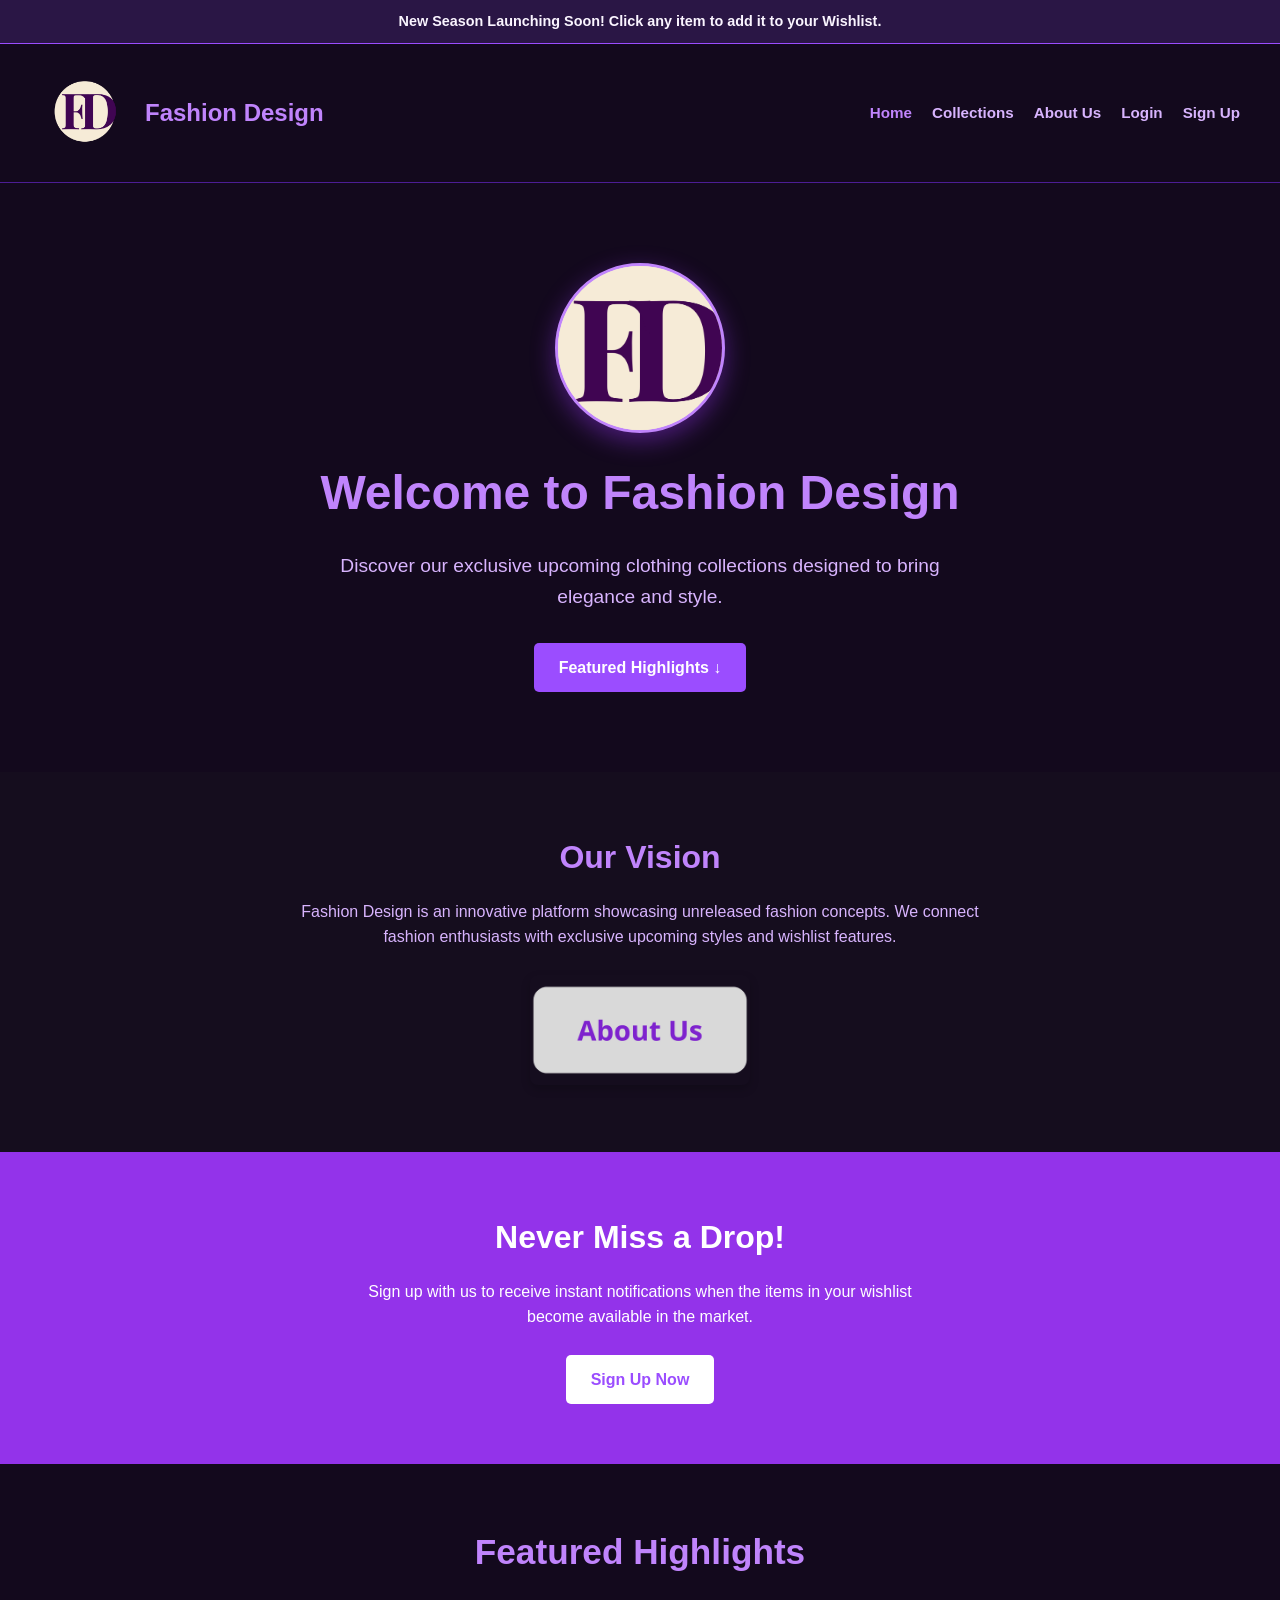
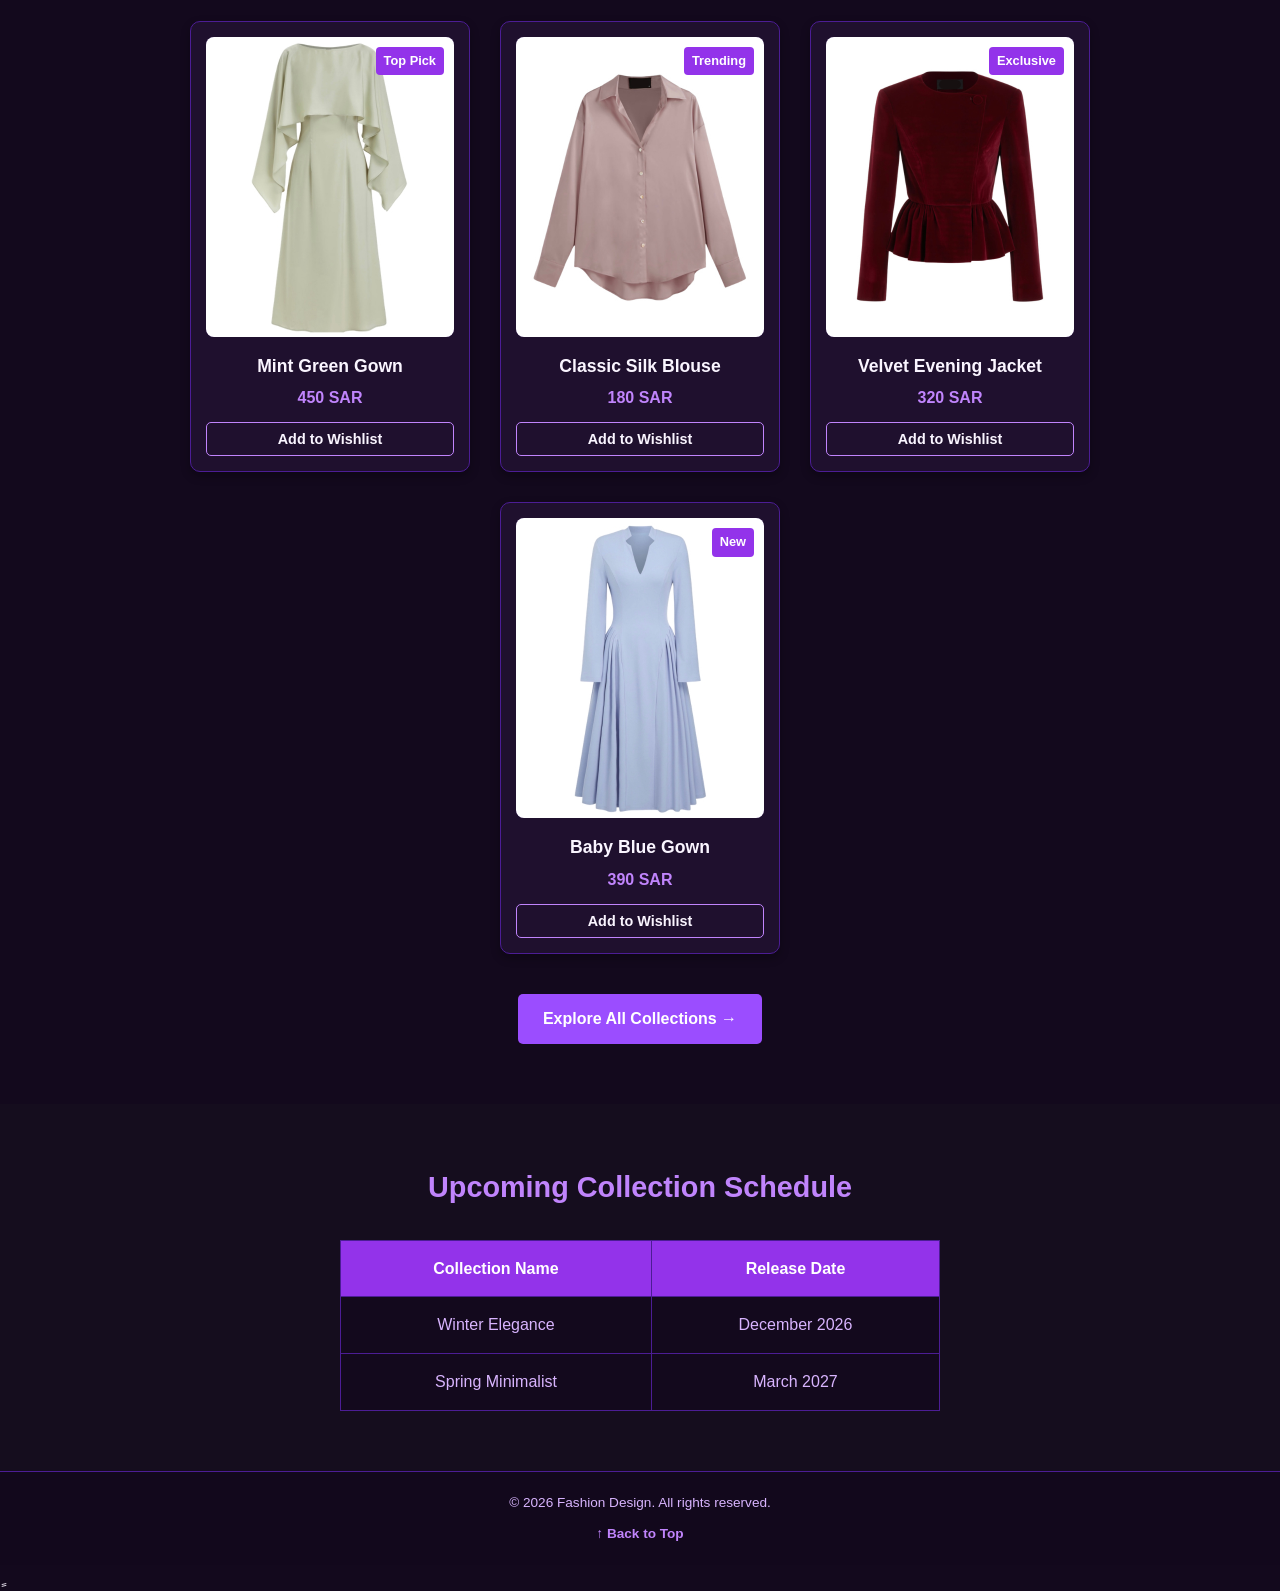
<file: index.html>
<!DOCTYPE html>
<html lang="en">
<head>
    <meta charset="UTF-8">
    <meta name="viewport" content="width=device-width, initial-scale=1.0">
    <title>Fashion Design</title>
    <!-- Link to the external CSS file located in the css folder -->
    <link rel="stylesheet" href="css/style.css">

    <style>
     /* Embedded CSS for smooth scrolling and back-to-top link */
     html {
         scroll-behavior: smooth;
     }
     .back-to-top {
         display: inline-block;
         margin-top: 10px;
         color: var(--light-purple);
         text-decoration: none;
         font-weight: bold;
     }
 </style>
</head>
<body id="top">

    <!-- Top Announcement Bar -->
    <div class="announcement-bar">
        <p>New Season Launching Soon!</p>
    </div>

    <!-- Main Header and Navigation -->
    <header>
        <div class="logo-container">
            <!-- Logo linked to the homepage (Requirement applied) -->
            <a href="index.html">
                <img src="FD-Logo.png" alt="FD Logo" class="logo">
            </a>
            <span class="brand-name">Fashion Design</span>
        </div>
        <nav>
            <!-- Main Navigation Links -->
            <ul class="nav-links">
                <li><a href="index.html" class="active">Home</a></li>
                <li><a href="collection.html">Collections</a></li>
                <!-- About Us structured as a navigation link -->
                <li><a href="AboutUs.html">About Us</a></li>
                <li><a href="login.html">Login</a></li>
                <li><a href="signup.html">Sign Up</a></li>
            </ul>
        </nav>
    </header>

    <!-- Main Content Area -->
    <main>
        <!-- Hero Section: Welcomes users to the site -->
        <section class="hero">
            <div class="hero-logo-wrapper">
                <img src="FD-Logo.png" alt="Fashion Design Large Logo" class="hero-logo">
            </div>
            <h1>Welcome to Fashion Design</h1>
            <p>Discover our exclusive upcoming clothing collections designed to bring elegance and style.</p>
            <!-- Link to scroll down to featured highlights -->
            <a href="#highlights" class="btn">Featured Highlights &darr;</a>
        </section>

        <!-- Vision Section: Describes the platform's goal -->
        <section class="vision">
            <h2>Our Vision</h2>
            <p>Fashion Design is an innovative platform showcasing unreleased fashion concepts. We connect fashion enthusiasts with exclusive upcoming styles and wishlist features.</p>
            
            <!-- Image acting as a button linking to the About Us page -->
            <a href="AboutUs.html" class="about-img-link">
                <!-- Ensure AboutUsPage.png is in the same folder as index.html -->
                <img src="AboutUsPage.png" alt="Go to About Us Page" class="about-btn-img">
            </a>
        </section>
        <!-- Newsletter Section: Call to action for sign ups -->
        <section class="newsletter">
            <h2>Never Miss a Drop!</h2>
            <p>Sign up with us to receive instant notifications when the items in your wishlist become available in the market.</p>
            <a href="signup.html" class="btn-white">Sign Up Now</a>
        </section>

        <!-- Featured Highlights Section: Displays top products (Jood's Section) -->
        <section id="highlights" class="featured-highlights">
            <h2>Featured Highlights</h2>
            <div class="product-grid">
                
                <!-- Product Item 1 -->
                <div class="jood-product-card">
                    <div class="image-container">
                        <span class="badge">Top Pick</span>
                        <!-- Primary image displayed by default -->
                        <img src="images/1.jpg" alt="Mint Green Gown" class="primary-img">
                        <!-- Secondary image displayed on hover -->
                        <img src="images/1-b.jpg" alt="Mint Green Gown Detail" class="secondary-img">
                    </div>
                    <div class="product-info">
                        <h3>Mint Green Gown</h3>
                        <p class="price">450 SAR</p>
                        <button class="wishlist-btn">Add to Wishlist</button>
                    
                    </div>
                </div>

                <!-- Product Item 2 -->
                <div class="jood-product-card">
                    <div class="image-container">
                        <span class="badge">Trending</span>
                        <img src="images/2.jpg" alt="Classic Silk Blouse" class="primary-img">
                        <img src="images/2-b.jpg" alt="Classic Silk Blouse Detail" class="secondary-img">
                    </div>
                    <div class="product-info">
                        <h3>Classic Silk Blouse</h3>
                        <p class="price">180 SAR</p>
                        <button class="wishlist-btn">Add to Wishlist</button>
                    
                    </div>
                </div>

                <!-- Product Item 3 -->
                <div class="jood-product-card">
                    <div class="image-container">
                        <span class="badge">Exclusive</span>
                        <img src="images/3.jpg" alt="Velvet Evening Jacket" class="primary-img">
                        <img src="images/3-b.jpg" alt="Velvet Evening Jacket Detail" class="secondary-img">
                    </div>
                    <div class="product-info">
                        <h3>Velvet Evening Jacket</h3>
                        <p class="price">320 SAR</p>
                        <button class="wishlist-btn">Add to Wishlist</button>
                    
                    </div>
                </div>

                <!-- Product Item 4 -->
                <div class="jood-product-card">
                    <div class="image-container">
                        <span class="badge">New</span>
                        <img src="images/4.jpg" alt="Baby Blue Gown" class="primary-img">
                        <img src="images/4-b.jpg" alt="Baby Blue Gown Detail" class="secondary-img">
                    </div>
                    <div class="product-info">
                        <h3>Baby Blue Gown</h3>
                        <p class="price">390 SAR</p>
                        <button class="wishlist-btn">Add to Wishlist</button>
                    
                    </div>
                </div>

            </div>
            
            <!-- Link to view all collections in a separate page -->
            <div class="explore-more">
                <a href="collection.html" class="btn">Explore All Collections &rarr;</a>
            </div>
        </section>

        <!-- Schedule Section: Table displaying upcoming releases -->
        <section class="schedule-section">
            <h2>Upcoming Collection Schedule</h2>
            <table class="schedule-table">
                <thead>
                    <tr>
                        <th>Collection Name</th>
                        <th>Release Date</th>
                    </tr>
                </thead>
                <tbody>
                    <tr>
                        <td>Winter Elegance</td>
                        <td>December 2026</td>
                    </tr>
                    <tr>
                        <td>Spring Minimalist</td>
                        <td>March 2027</td>
                    </tr>
                </tbody>
            </table>
        </section>
    </main>

    <!-- Footer Section -->
    <!-- Footer Section with Internal Link -->
 <footer>
     <p>&copy; 2026 Fashion Design. All rights reserved.</p>
     <a href="#top" class="back-to-top">&uarr; Back to Top</a>
 </footer>

 <!-- External JavaScript file -->
 <script src="js/script.js"></script>

 <!-- Embedded JavaScript for dynamic announcement text -->
 <script>
     const announcementText = document.querySelector('.announcement-bar p');
     if (announcementText) {
         announcementText.textContent = "New Season Launching Soon! Click any item to add it to your Wishlist.";
     }
 </script>
</body>
</html>ٍ
</file>
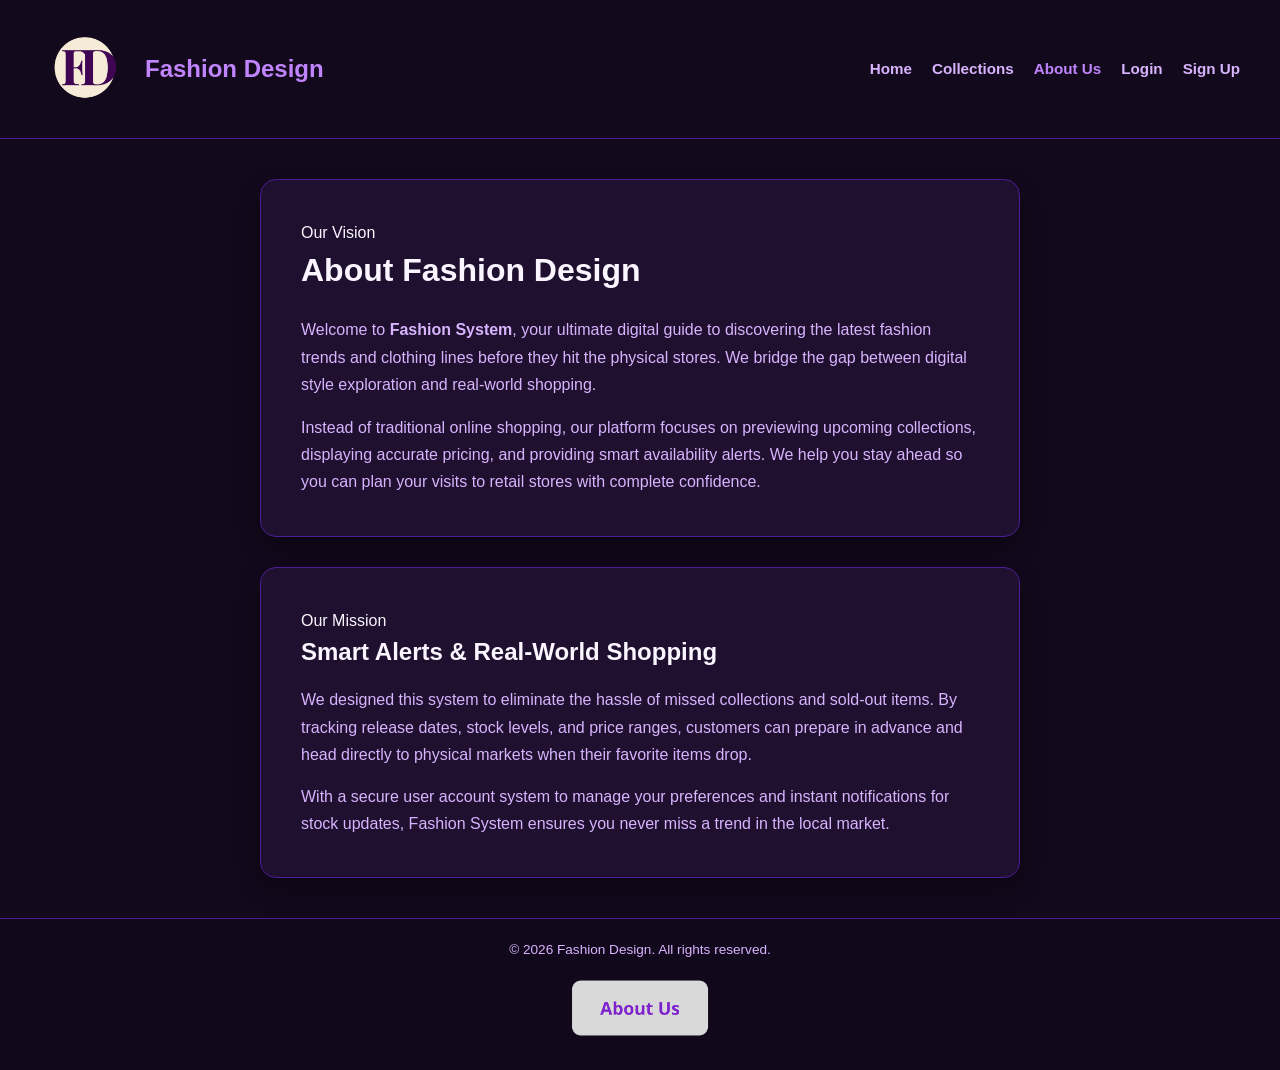
<file: AboutUs.html>
<!DOCTYPE html>
<html lang="en">
<head>
    <meta charset="UTF-8">
    <meta name="viewport" content="width=device-width, initial-scale=1.0">
    <title>About Us - Fashion System</title>
    <link rel="stylesheet" href="css/style.css">
</head>
<body>
    <!-- Header / Navigation -->
    <header>
        <article class="logo-container">
            <a href="index.html">
                <img src="FD-Logo.png" alt="FD Logo" class="logo">
            </a>
            <span class="brand-name">Fashion Design</span>
        </article>
        <nav>
    <ul class="nav-links">
        <li><a href="index.html">Home</a></li>
        <li><a href="collection.html">Collections</a></li>
        
        <li><a href="AboutUs.html" class="active">About Us</a></li>
        <li><a href="login.html">Login</a></li>
        <li><a href="signup.html">Sign Up</a></li>
    </ul>
</nav>
    </header>


<!-- Main Content -->
<main class="form-page reveal" style="max-width: 800px; margin: 0 auto; flex-direction: column; align-items: stretch;">
    <div class="glass-card" style="max-width: 100%; padding: 40px; margin-bottom: 30px;">
        <span class="eyebrow">Our Vision</span>
        <h1 style="margin-bottom: 20px;">About Fashion Design</h1>
        <p style="color: var(--text-muted); line-height: 1.7; margin-bottom: 16px;">
            Welcome to <strong>Fashion System</strong>, your ultimate digital guide to discovering the latest fashion trends and clothing lines before they hit the physical stores. We bridge the gap between digital style exploration and real-world shopping.
        </p>
        <p style="color: var(--text-muted); line-height: 1.7;">
            Instead of traditional online shopping, our platform focuses on previewing upcoming collections, displaying accurate pricing, and providing smart availability alerts. We help you stay ahead so you can plan your visits to retail stores with complete confidence.
        </p>
    </div>

    <div class="glass-card" style="max-width: 100%; padding: 40px;">
        <span class="eyebrow">Our Mission</span>
        <h2 style="font-size: 1.5rem; margin-bottom: 15px; color: var(--text-main);">Smart Alerts & Real-World Shopping</h2>
        <p style="color: var(--text-muted); line-height: 1.7; margin-bottom: 15px;">
            We designed this system to eliminate the hassle of missed collections and sold-out items. By tracking release dates, stock levels, and price ranges, customers can prepare in advance and head directly to physical markets when their favorite items drop.
        </p>
        <p style="color: var(--text-muted); line-height: 1.7;">
            With a secure user account system to manage your preferences and instant notifications for stock updates, Fashion System ensures you never miss a trend in the local market.
        </p>
    </div>
</main>

<!-- Footer -->
<!-- Footer Section with About Us Image Link -->
 <footer>
     <p>&copy; 2026 Fashion Design. All rights reserved.</p>
     <a href="AboutUs.html" class="about-img-link footer-about-link">
         <img src="AboutUsPage.png" alt="Go to About Us Page" class="footer-about-img">
     </a>
 </footer>

 <script src="js/script.js"></script>
</file>
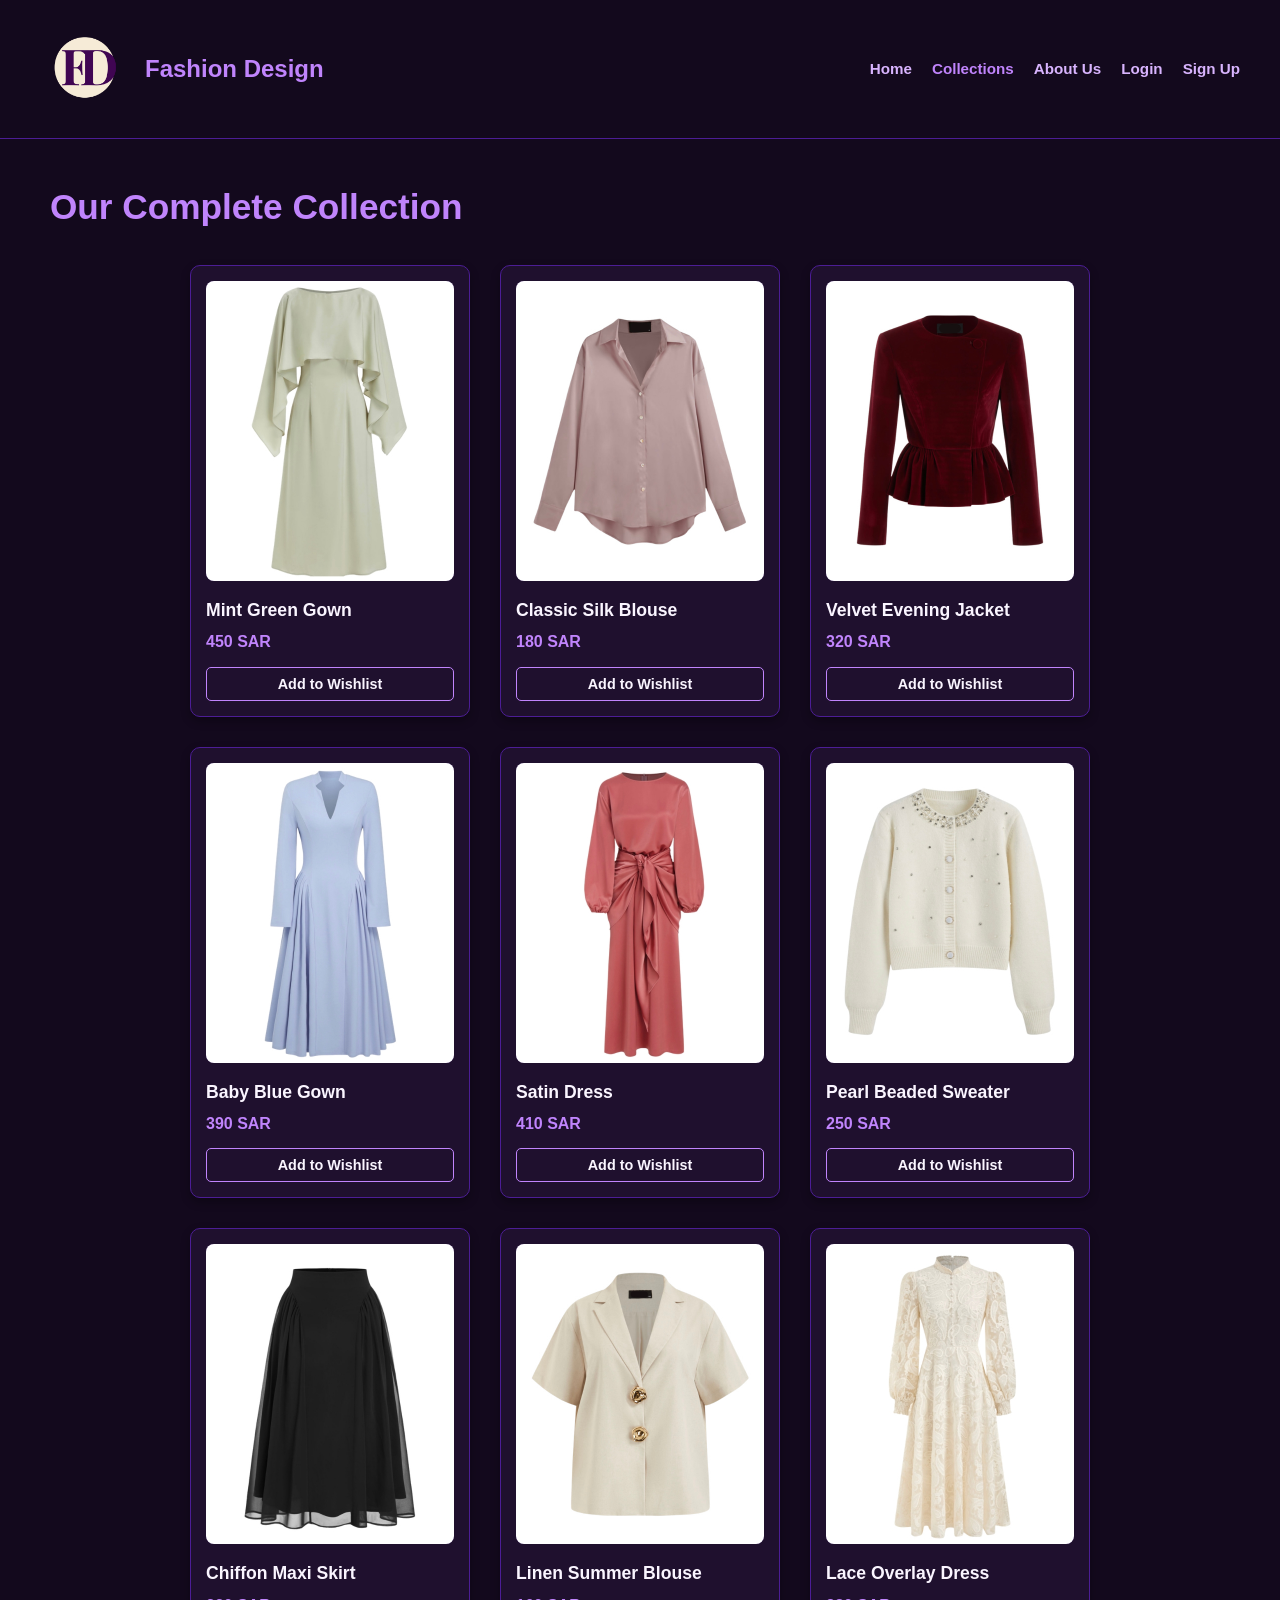
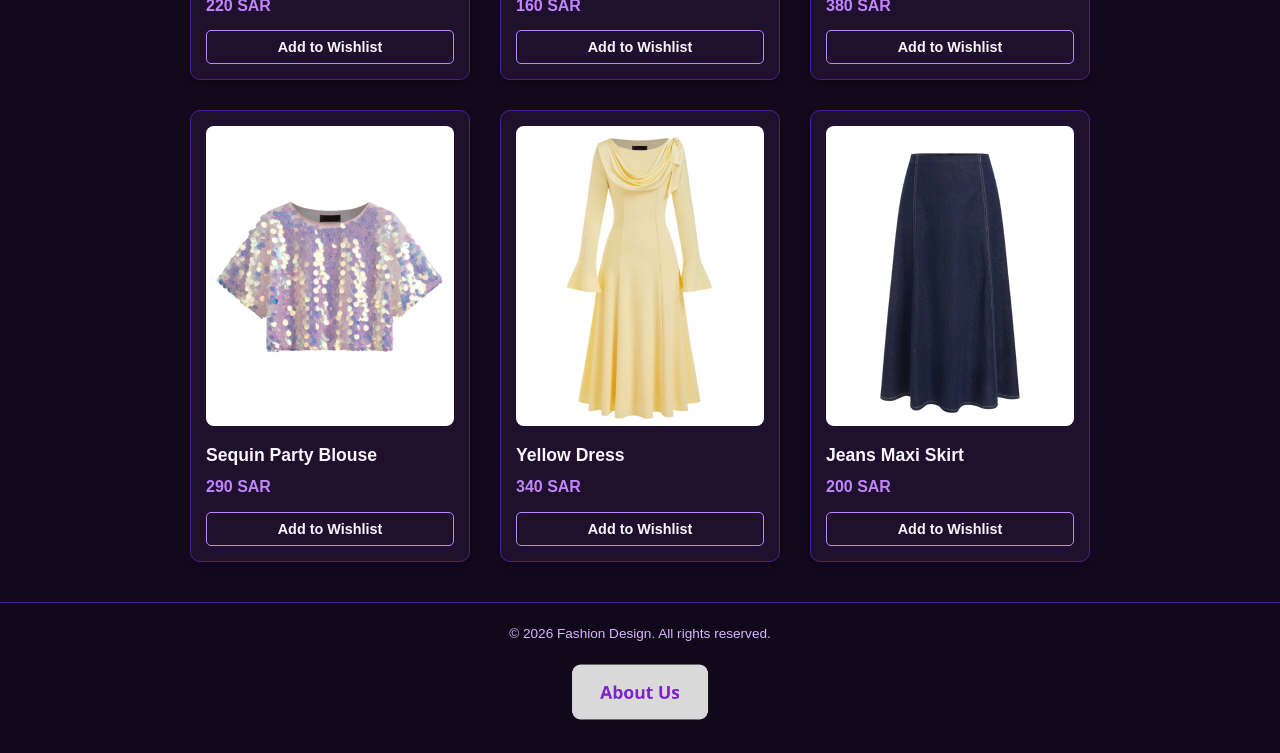
<file: collection.html>
<!DOCTYPE html>
<html lang="en">
<head>
    <meta charset="UTF-8">
    <meta name="viewport" content="width=device-width, initial-scale=1.0">
    <title>Fashion Design - Collections</title>
    <!-- Link to the unified external CSS file -->
    <link rel="stylesheet" href="css/style.css">
</head>
<body>

    <!-- Header and Navigation Menu -->
    <header>
        <div class="logo-container">
            <a href="index.html">
                <img src="FD-Logo.png" alt="FD Logo" class="logo">
            </a>
            <span class="brand-name">Fashion Design</span>
        </div>
        <nav>
            <ul class="nav-links">
                <li><a href="index.html">Home</a></li>
                <li><a href="collection.html" class="active">Collections</a></li>
                <li><a href="AboutUs.html">About Us</a></li>
                <li><a href="login.html">Login</a></li>
                <li><a href="signup.html">Sign Up</a></li>
            </ul>
        </nav>
    </header>

    <!-- Main Content Area: Products Grid -->
    <main class="products-page">
        <h1 class="page-title">Our Complete Collection</h1>
        
        <div class="product-grid">
            
            <!-- Product 1 -->
            <div class="jood-product-card">
                <div class="image-container">
                    <img src="images/1.jpg" alt="Mint Green Gown" class="primary-img">
                    <img src="images/1-b.jpg" alt="Mint Green Gown Back" class="secondary-img">
                </div>
                <div class="product-info">
                    <h3>Mint Green Gown</h3>
                    <p class="price">450 SAR</p>

                    <button class="wishlist-btn">Add to Wishlist</button>

                </div>
            </div>

            <!-- Product 2 -->
            <div class="jood-product-card">
                <div class="image-container">
                    <img src="images/2.jpg" alt="Classic Silk Blouse" class="primary-img">
                    <img src="images/2-b.jpg" alt="Classic Silk Blouse Back" class="secondary-img">
                </div>
                <div class="product-info">
                    <h3>Classic Silk Blouse</h3>
                    <p class="price">180 SAR</p>

                    <button class="wishlist-btn">Add to Wishlist</button>
                    
                </div>
            </div>

            <!-- Product 3 -->
            <div class="jood-product-card">
                <div class="image-container">
                    <img src="images/3.jpg" alt="Velvet Evening Jacket" class="primary-img">
                    <img src="images/3-b.jpg" alt="Velvet Evening Jacket Back" class="secondary-img">
                </div>
                <div class="product-info">
                    <h3>Velvet Evening Jacket</h3>
                    <p class="price">320 SAR</p>

                    <button class="wishlist-btn">Add to Wishlist</button>
                    
                </div>
            </div>

            <!-- Product 4 -->
            <div class="jood-product-card">
                <div class="image-container">
                    <img src="images/4.jpg" alt="Baby Blue Gown" class="primary-img">
                    <img src="images/4-b.jpg" alt="Baby Blue Gown Back" class="secondary-img">
                </div>
                <div class="product-info">
                    <h3>Baby Blue Gown</h3>
                    <p class="price">390 SAR</p>

                    <button class="wishlist-btn">Add to Wishlist</button>
                    
                </div>
            </div>

            <!-- Product 5 -->
            <div class="jood-product-card">
                <div class="image-container">
                    <img src="images/5.jpg" alt="Satin Dress" class="primary-img">
                    <img src="images/5-b.jpg" alt="Satin Dress Back" class="secondary-img">
                </div>
                <div class="product-info">
                    <h3>Satin Dress</h3>
                    <p class="price">410 SAR</p>

                    <button class="wishlist-btn">Add to Wishlist</button>
                    
                </div>
            </div>

            <!-- Product 6 -->
            <div class="jood-product-card">
                <div class="image-container">
                    <img src="images/6.jpg" alt="Pearl Beaded Sweater" class="primary-img">
                    <img src="images/6-b.jpg" alt="Pearl Beaded Sweater Back" class="secondary-img">
                </div>
                <div class="product-info">
                    <h3>Pearl Beaded Sweater</h3>
                    <p class="price">250 SAR</p>

                    <button class="wishlist-btn">Add to Wishlist</button>
                    
                </div>
            </div>

            <!-- Product 7 -->
            <div class="jood-product-card">
                <div class="image-container">
                    <img src="images/7.jpg" alt="Chiffon Maxi Skirt" class="primary-img">
                    <img src="images/7-b.jpg" alt="Chiffon Maxi Skirt Back" class="secondary-img">
                </div>
                <div class="product-info">
                    <h3>Chiffon Maxi Skirt</h3>
                    <p class="price">220 SAR</p>

                    <button class="wishlist-btn">Add to Wishlist</button>
                    
                </div>
            </div>

            <!-- Product 8 -->
            <div class="jood-product-card">
                <div class="image-container">
                    <img src="images/8.jpg" alt="Linen Summer Blouse" class="primary-img">
                    <img src="images/8-b.jpg" alt="Linen Summer Blouse Back" class="secondary-img">
                </div>
                <div class="product-info">
                    <h3>Linen Summer Blouse</h3>
                    <p class="price">160 SAR</p>

                    <button class="wishlist-btn">Add to Wishlist</button>
                    
                </div>
            </div>

            <!-- Product 9 -->
            <div class="jood-product-card">
                <div class="image-container">
                    <img src="images/9.jpg" alt="Lace Overlay Dress" class="primary-img">
                    <img src="images/9-b.jpg" alt="Lace Overlay Dress Back" class="secondary-img">
                </div>
                <div class="product-info">
                    <h3>Lace Overlay Dress</h3>
                    <p class="price">380 SAR</p>

                    <button class="wishlist-btn">Add to Wishlist</button>
                    
                </div>
            </div>

            <!-- Product 10 -->
            <div class="jood-product-card">
                <div class="image-container">
                    <img src="images/10.jpg" alt="Sequin Party Blouse" class="primary-img">
                    <img src="images/10-b.jpg" alt="Sequin Party Blouse Back" class="secondary-img">
                </div>
                <div class="product-info">
                    <h3>Sequin Party Blouse</h3>
                    <p class="price">290 SAR</p>

                    <button class="wishlist-btn">Add to Wishlist</button>
                    
                </div>
            </div>

            <!-- Product 11 -->
            <div class="jood-product-card">
                <div class="image-container">
                    <img src="images/11.jpg" alt="Yellow Dress" class="primary-img">
                    <img src="images/11-b.jpg" alt="Yellow Dress Back" class="secondary-img">
                </div>
                <div class="product-info">
                    <h3>Yellow Dress</h3>
                    <p class="price">340 SAR</p>

                    <button class="wishlist-btn">Add to Wishlist</button>
                    
                </div>
            </div>

            <!-- Product 12 -->
            <div class="jood-product-card">
                <div class="image-container">
                    <img src="images/12.jpg" alt="Jeans Maxi Skirt" class="primary-img">
                    <img src="images/12-b.jpg" alt="Jeans Maxi Skirt Back" class="secondary-img">
                </div>
                <div class="product-info">
                    <h3>Jeans Maxi Skirt</h3>
                    <p class="price">200 SAR</p>

                    <button class="wishlist-btn">Add to Wishlist</button>
                    
                </div>
            </div>

        </div>
    </main>

    <!-- Footer Section -->
    <!-- Footer Section with About Us Image Link -->
    <footer>
        <p>&copy; 2026 Fashion Design. All rights reserved.</p>
        <a href="AboutUs.html" class="about-img-link footer-about-link">
            <img src="AboutUsPage.png" alt="Go to About Us Page" class="footer-about-img">
        </a>
    </footer>

    <!-- Link to JavaScript file -->
    <script src="js/script.js"></script>

</body>
</html>
</file>
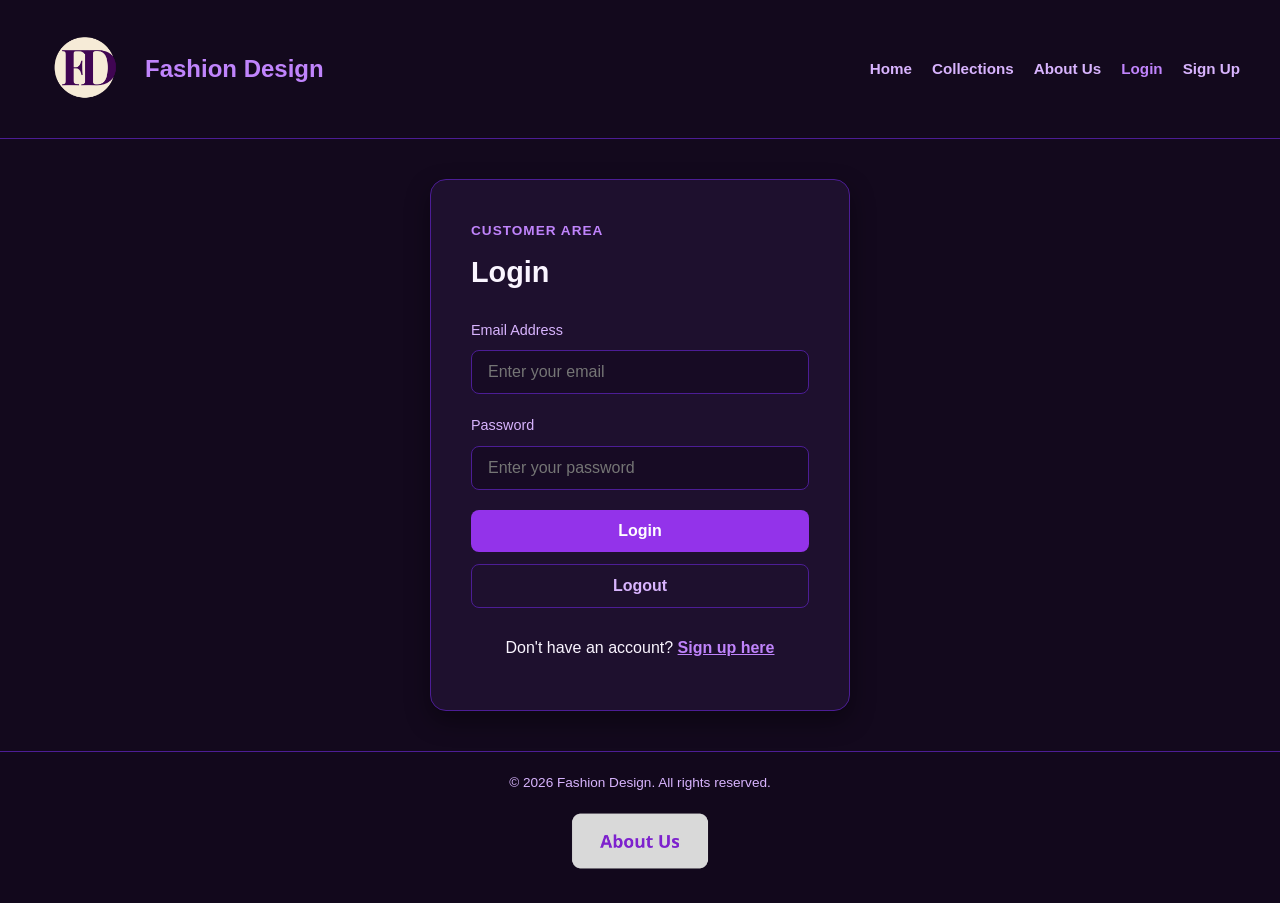
<file: login.html>
<!DOCTYPE html>
<html lang="en">
<head>
    <meta charset="UTF-8">
    <meta name="viewport" content="width=device-width, initial-scale=1.0">
    <title>Fashion system | Login</title>
    <link rel="stylesheet" href="css/style.css">
</head>
<body>
    <header>
        <div class="logo-container">
            <a href="index.html">
                <img src="FD-Logo.png" alt="FD Logo" class="logo">
            </a>
            <span class="brand-name">Fashion Design</span>
        </div>
        <nav>
            <ul class="nav-links">
                <li><a href="index.html">Home</a></li>
                
                <li><a href="collection.html">Collections</a></li>
                <li><a href="AboutUs.html">About Us</a></li>
                <li><a href="login.html" class="active">Login</a></li>
                <li><a href="signup.html">Sign Up</a></li>
            </ul>
        </nav>
    </header>

<main class="form-page reveal">
    <form id="login-form" class="pretty-form glass-card">
        <p class="eyebrow">Customer Area</p>
        <h1>Login</h1>

        <label for="login-email">Email Address</label>
        <input 
            type="email" 
            id="login-email" 
            placeholder="Enter your email" 
            required
        >

        <label for="login-password">Password</label>
        <input 
            type="password" 
            id="login-password" 
            placeholder="Enter your password" 
            required 
            minlength="8"
        >

        <button type="submit" class="primary-btn full-btn">Login</button>
        <button type="button" id="logout-btn" class="secondary-btn full-btn">Logout</button>

        <p class="switch-form-text" style="margin-top: 15px; text-align: center;">
            Don't have an account? <a href="signup.html">Sign up here</a>
        </p>

        <p id="login-message" class="status-message"></p>
    </form>
</main>

<!-- Footer Section with About Us Image Link -->
    <footer>
        <p>&copy; 2026 Fashion Design. All rights reserved.</p>
        <a href="AboutUs.html" class="about-img-link footer-about-link">
            <img src="AboutUsPage.png" alt="Go to About Us Page" class="footer-about-img">
        </a>
    </footer>

    <script src="js/script.js"></script>
</body>
</html>
</file>
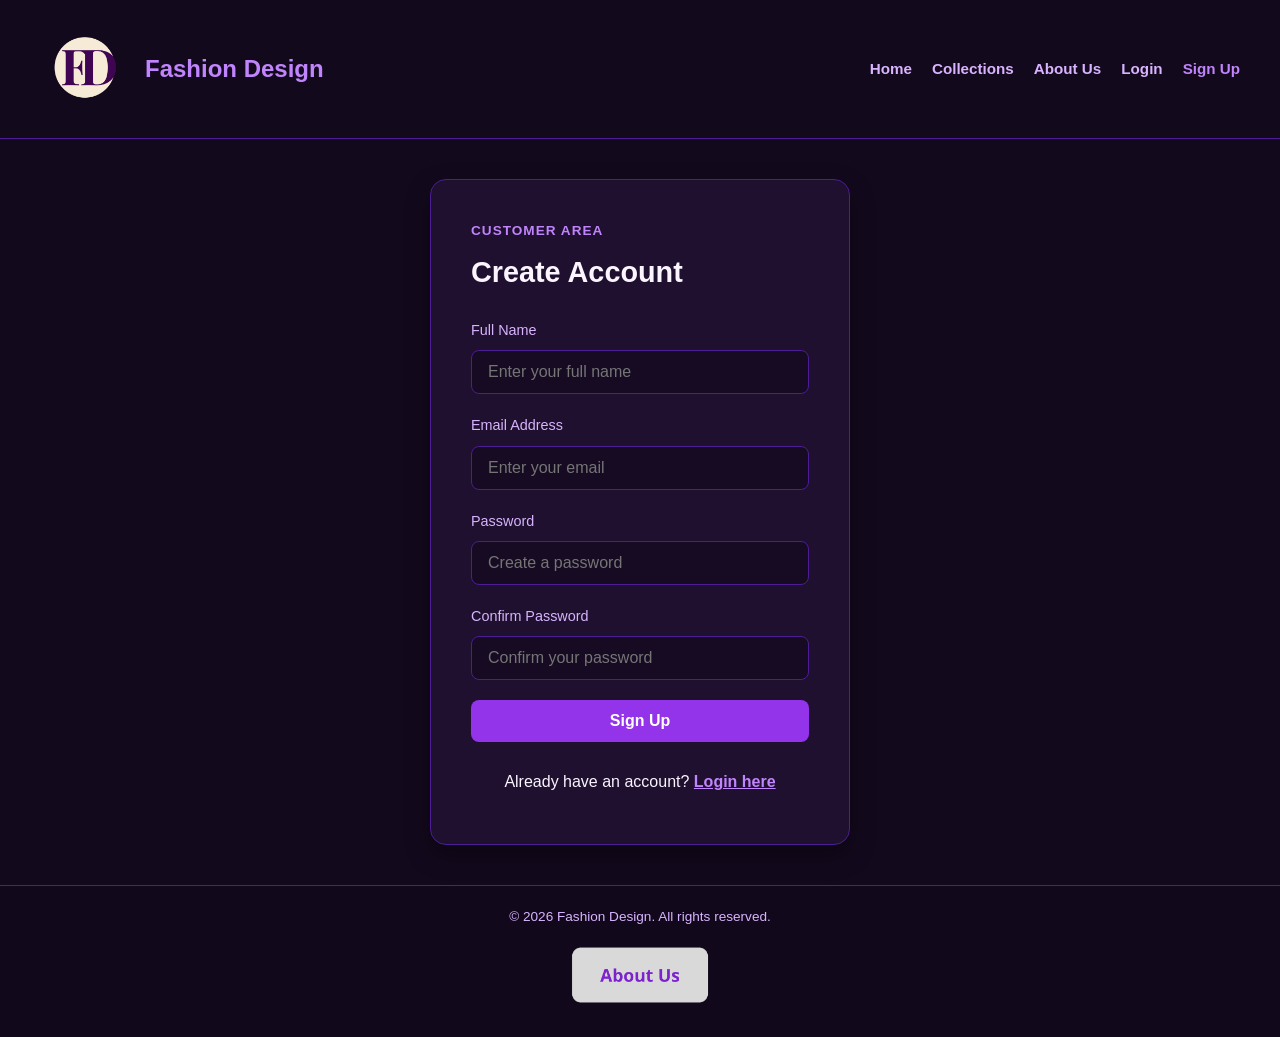
<file: signup.html>
<!DOCTYPE html>
<html lang="en">
<head>
    <meta charset="UTF-8">
    <meta name="viewport" content="width=device-width, initial-scale=1.0">
    <title>Fashion Design | Sign Up</title>
    <link rel="stylesheet" href="css/style.css">
</head>
<body>
    <header>
        <div class="logo-container">
            <a href="index.html">
                <img src="FD-Logo.png" alt="FD Logo" class="logo">
            </a>
            <span class="brand-name">Fashion Design</span>
        </div>
        <nav>
            <ul class="nav-links">
                <li><a href="index.html">Home</a></li>
                <li><a href="collection.html">Collections</a></li>
                <li><a href="AboutUs.html">About Us</a></li>
                <li><a href="login.html">Login</a></li>
                <li><a href="signup.html" class="active">Sign Up</a></li>
            </ul>
        </nav>
    </header>

    <main class="form-page reveal">
        <form id="signup-form" class="pretty-form glass-card">
            <p class="eyebrow">Customer Area</p>
            <h1>Create Account</h1>

            <label for="signup-name">Full Name</label>
            <input 
                type="text" 
                id="signup-name" 
                placeholder="Enter your full name" 
                required
            >

            <label for="signup-email">Email Address</label>
            <input 
                type="email" 
                id="signup-email" 
                placeholder="Enter your email" 
                required
            >

            <label for="signup-password">Password</label>
            <input 
                type="password" 
                id="signup-password" 
                placeholder="Create a password" 
                required 
                minlength="8"
            >

            <label for="confirm-password">Confirm Password</label>
            <input 
                type="password" 
                id="confirm-password" 
                placeholder="Confirm your password" 
                required 
                minlength="8"
            >

            <button type="submit" class="primary-btn full-btn">Sign Up</button>

            <p class="switch-form-text" style="margin-top: 15px; text-align: center;">
                Already have an account? <a href="login.html">Login here</a>
            </p>

            <p id="signup-message" class="status-message"></p>
        </form>
    </main>

    <footer>
        <p>&copy; 2026 Fashion Design. All rights reserved.</p>
        <a href="AboutUs.html" class="about-img-link footer-about-link">
            <img src="AboutUsPage.png" alt="Go to About Us Page" class="footer-about-img">
        </a>
    </footer>

    <script src="js/script.js"></script>
</body>
</html>
</file>
<file: css/style.css>
/* =========================================================
   1. ROOT VARIABLES (Merged Theme Palette)
   ========================================================= */
:root {
    /* Partner's Main Theme Colors */
    --bg-dark: #13091d;
    --card-bg: rgba(35, 19, 53, 0.75);
    --primary-purple: #9333ea;
    --hover-purple: #7e22ce;
    --light-purple: #c084fc;
    --text-main: #faf5ff;
    --text-muted: #d8b4fe;
    --border-color: #4c1d95;
    
    /* Jood's Specific Colors for Home Page Sections */
    --bg-darker-jood: #150d1e;    
    --bg-purple-jood: #2a1645;    
    --accent-purple-jood: #9b4dff; 
}

/* =========================================================
   2. GLOBAL RESET & BODY CONFIGURATION
   ========================================================= */
* {
    box-sizing: border-box;
    margin: 0;
    padding: 0;
    font-family: 'Segoe UI', Tahoma, Geneva, Verdana, sans-serif;
}

/* Flexbox is used to keep the footer at the bottom of the page */
body {
    background-color: var(--bg-dark);
    color: var(--text-main);
    min-height: 100vh;
    display: flex;
    flex-direction: column;
    justify-content: space-between;
    line-height: 1.6;
}

main {
    flex: 1; /* Ensures main content takes up available vertical space */
}

/* =========================================================
   3. UNIFIED HEADER & NAVIGATION STYLES
   ========================================================= */
.announcement-bar {
    background-color: var(--bg-purple-jood);
    text-align: center;
    padding: 10px;
    font-size: 0.9rem;
    font-weight: bold;
    border-bottom: 1px solid var(--accent-purple-jood);
}

/* Add spacing for page titles in internal pages */
.products-page {
    padding: 40px 50px;
}

.products-page .page-title {
    margin-bottom: 30px;
    font-size: 2.2rem;
    color: var(--light-purple);
}

header {
    display: flex;
    justify-content: space-between;
    align-items: center;
    padding: 20px 40px;
    background-color: rgba(19, 9, 29, 0.9);
    border-bottom: 1px solid var(--border-color);
}

.logo-container {
    display: flex;
    align-items: center;
    gap: 15px;
}

.logo {
    height: 90px;
    width: 90px;
    object-fit: contain;
    border-radius: 50%;
}


.brand-name {
    font-size: 1.5rem;
    font-weight: bold;
    color: var(--light-purple);
}

/* Unified navigation styles supporting both HTML structures */
nav ul, nav .nav-links {
    display: flex;
    list-style: none;
    gap: 20px;
}

nav ul li a, nav .nav-links li a {
    text-decoration: none;
    color: var(--text-muted);
    transition: color 0.3s ease;
    font-size: 0.95rem;
    font-weight: bold;
}

nav ul li a:hover,
nav ul li a.active,
nav ul li a.customer-account-link,
nav .nav-links li a:hover,
nav .nav-links li a.active {
    color: var(--light-purple);
}

/* =========================================================
   4. UNIFIED FOOTER STYLES
   ========================================================= */
footer {
    text-align: center;
    padding: 20px;
    color: var(--text-muted);
    font-size: 0.85rem;
    border-top: 1px solid var(--border-color);
    background-color: rgba(19, 9, 29, 0.5);
    margin-top: auto;
}

/* =========================================================
   5. HOME PAGE SECTIONS (Coded by Jood)
   ========================================================= */

/* Button Styles */
.btn, .btn-white {
    display: inline-block;
    padding: 12px 25px;
    text-decoration: none;
    border-radius: 5px;
    font-weight: bold;
    transition: opacity 0.3s ease;
    border: none;
    cursor: pointer;
}

.btn {
    background-color: var(--accent-purple-jood);
    color: #fff;
}

.btn-white {
    background-color: #fff;
    color: var(--accent-purple-jood);
}

.btn:hover, .btn-white:hover {
    opacity: 0.8;
}

/* Hero Section Styles */
.hero {
    text-align: center;
    padding: 80px 20px;
    background-color: transparent;
}

.hero h1 {
    font-size: 3rem;
    color: var(--light-purple);
    margin-bottom: 20px;
}

.hero p {
    font-size: 1.2rem;
    color: var(--text-muted);
    max-width: 600px;
    margin: 0 auto 30px auto;
}

/* Vision Section Styles */
.vision {
    background-color: var(--bg-darker-jood);
    text-align: center;
    padding: 60px 20px;
}

.vision h2 {
    color: var(--light-purple);
    margin-bottom: 15px;
    font-size: 2rem;
}

.vision p {
    max-width: 700px;
    margin: 0 auto;
    color: var(--text-muted);
}

/* Image Button for About Us (Vision Section) */
.about-img-link {
    display: inline-block;
    margin-top: 25px;
    transition: transform 0.3s ease, opacity 0.3s ease;
}

/* Hover effect to make it feel interactive */
.about-img-link:hover {
    transform: translateY(-3px);
    opacity: 0.9;
}

/* Restricting the image size and adding subtle details */
.about-btn-img {
    max-width: 220px; 
    height: auto;
    border-radius: 8px;
    box-shadow: 0 4px 10px rgba(0, 0, 0, 0.2);
}

/* Newsletter Section Styles */
.newsletter {
    background-color: var(--primary-purple);
    text-align: center;
    padding: 60px 20px;
    color: #fff;
}

.newsletter h2 {
    font-size: 2rem;
    margin-bottom: 15px;
}

.newsletter p {
    max-width: 600px;
    margin: 0 auto 25px auto;
}

/* Featured Highlights & Product Grid (Jood's Custom Cards) */
.featured-highlights {
    padding: 60px 50px;
    background-color: transparent;
    text-align: center;
}

.featured-highlights h2 {
    color: var(--light-purple);
    font-size: 2.2rem;
    margin-bottom: 40px;
}

.product-grid {
    display: flex;
    justify-content: center;
    gap: 30px;
    flex-wrap: wrap;
}

/* Unique class name to prevent conflicts with Safia's code */
.jood-product-card {
    background-color: var(--card-bg);
    border-radius: 10px;
    padding: 15px;
    width: 280px;
    box-shadow: 0 4px 10px rgba(0,0,0,0.3);
    border: 1px solid var(--border-color);
}

/* Hover Effect Implementation for Product Images */
.image-container {
    position: relative;
    width: 100%;
    height: 300px;
    background-color: #4a2a75;
    border-radius: 8px;
    overflow: hidden;
    margin-bottom: 15px;
    cursor: pointer;
}

.badge {
    position: absolute;
    top: 10px;
    right: 10px;
    background-color: var(--primary-purple);
    color: #fff;
    padding: 4px 8px;
    font-size: 0.8rem;
    border-radius: 4px;
    font-weight: bold;
    z-index: 2;
}

.image-container img {
    width: 100%;
    height: 100%;
    object-fit: cover;
    position: absolute;
    top: 0;
    left: 0;
    transition: opacity 0.4s ease-in-out;
}

/* Hide secondary image by default */
.image-container .secondary-img {
    opacity: 0;
}

/* Show secondary image and hide primary on hover */
.image-container:hover .secondary-img {
    opacity: 1;
}

.image-container:hover .primary-img {
    opacity: 0;
}

.product-info h3 {
    font-size: 1.1rem;
    margin-bottom: 5px;
    color: var(--text-main);
}

.product-info .price {
    color: var(--light-purple);
    font-weight: bold;
}

/* =========================================================
   Wishlist Button Styling
   ========================================================= */
.wishlist-btn {
    margin-top: 12px;
    padding: 8px 15px;
    background-color: transparent;
    color: var(--text-main);
    border: 1px solid var(--light-purple);
    border-radius: 5px;
    cursor: pointer;
    font-size: 0.9rem;
    font-weight: bold;
    width: 100%; /* Ensures the button takes the full width of the card */
    transition: all 0.3s ease;
}

/* Hover effect for better user experience */
.wishlist-btn:hover {
    background-color: rgba(192, 132, 252, 0.15);
    transform: translateY(-2px);
}

.explore-more {
    margin-top: 40px;
}

/* Schedule Table Styles */
.schedule-section {
    background-color: var(--bg-darker-jood);
    padding: 60px 20px;
    text-align: center;
}

.schedule-section h2 {
    color: var(--light-purple);
    margin-bottom: 30px;
    font-size: 1.8rem;
}

.schedule-table {
    margin: 0 auto;
    border-collapse: collapse;
    width: 100%;
    max-width: 600px;
    background-color: var(--bg-dark);
}

.schedule-table th, 
.schedule-table td {
    padding: 15px;
    border: 1px solid var(--border-color);
}

.schedule-table th {
    background-color: var(--primary-purple);
    color: #fff;
}

.schedule-table td {
    color: var(--text-muted);
}

/* =========================================================
   6. LOGIN & SIGN UP PAGES (Coded by Safia)
   ========================================================= */

/* Center the form in the middle of the available space */
.form-page {
    display: flex;
    justify-content: center;
    align-items: center;
    flex: 1;
    padding: 40px 20px;
    width: 100%;
}

/* Fade-in animation for the form */
.reveal {
    animation: fadeInUp 0.8s ease forwards;
}

@keyframes fadeInUp {
    from {
        opacity: 0;
        transform: translateY(20px);
    }
    to {
        opacity: 1;
        transform: translateY(0);
    }
}

/* Glassmorphism effect for the form container */
.glass-card {
    background: var(--card-bg);
    backdrop-filter: blur(12px);
    -webkit-backdrop-filter: blur(12px);
    border: 1px solid var(--border-color);
    border-radius: 16px;
    padding: 40px;
    width: 100%;
    max-width: 420px;
    box-shadow: 0 10px 25px rgba(0, 0, 0, 0.4);
}

.pretty-form {
    display: flex;
    flex-direction: column;
}

.pretty-form .eyebrow {
    font-size: 0.85rem;
    color: var(--light-purple);
    text-transform: uppercase;
    letter-spacing: 1px;
    margin-bottom: 8px;
    font-weight: 600;
}

.pretty-form h1 {
    font-size: 1.8rem;
    margin-bottom: 24px;
    color: var(--text-main);
}

.pretty-form label {
    display: block;
    font-size: 0.9rem;
    color: var(--text-muted);
    margin-bottom: 8px;
}

/* Form input fields styling */
.pretty-form input {
    width: 100%;
    padding: 12px 16px;
    background-color: rgba(19, 9, 29, 0.6);
    border: 1px solid var(--border-color);
    border-radius: 8px;
    color: var(--text-main);
    font-size: 1rem;
    margin-bottom: 20px;
    outline: none;
    transition: border-color 0.3s ease;
}

.pretty-form input:focus {
    border-color: var(--light-purple);
}

/* Full width button styles for forms */
.full-btn {
    width: 100%;
    padding: 12px;
    border-radius: 8px;
    font-size: 1rem;
    font-weight: 600;
    cursor: pointer;
    border: none;
    transition: background 0.3s ease, transform 0.1s ease, color 0.3s ease;
    margin-bottom: 12px;
}

.primary-btn {
    background-color: var(--primary-purple);
    color: white;
}

.primary-btn:hover {
    background-color: var(--hover-purple);
    transform: translateY(-2px);
}

.secondary-btn {
    background-color: transparent;
    color: var(--text-muted);
    border: 1px solid var(--border-color);
}

.secondary-btn:hover {
    background-color: rgba(192, 132, 252, 0.1);
    color: var(--text-main);
    transform: translateY(-2px);
}

.status-message {
    margin-top: 10px;
    text-align: center;
    font-size: 0.9rem;
}

/* Header layering and form link visibility */
header {
    position: relative;
    z-index: 10;
}

.switch-form-text a {
    color: var(--light-purple);
    font-weight: bold;
    text-decoration: underline;
}

/* Compact styling for the About Us image button inside the footer */
.footer-about-link {
    margin-top: 12px;
}

.footer-about-img {
    max-width: 140px;
    height: auto;
    border-radius: 6px;
}

/* Large Hero Logo Styling (Flush Circle) */
.hero-logo-wrapper {
    width: 170px;
    height: 170px;
    margin: 0 auto 22px auto;
    border-radius: 50%;
    overflow: hidden;
    background-color: #f5ebd6;
    border: 3px solid var(--light-purple);
    box-shadow: 0 8px 25px rgba(147, 51, 234, 0.45);
}

.hero-logo {
    width: 100%;
    height: 100%;
    object-fit: cover;
    object-position: 48% 58%;
    transform: scale(1.26);
}
</file>
